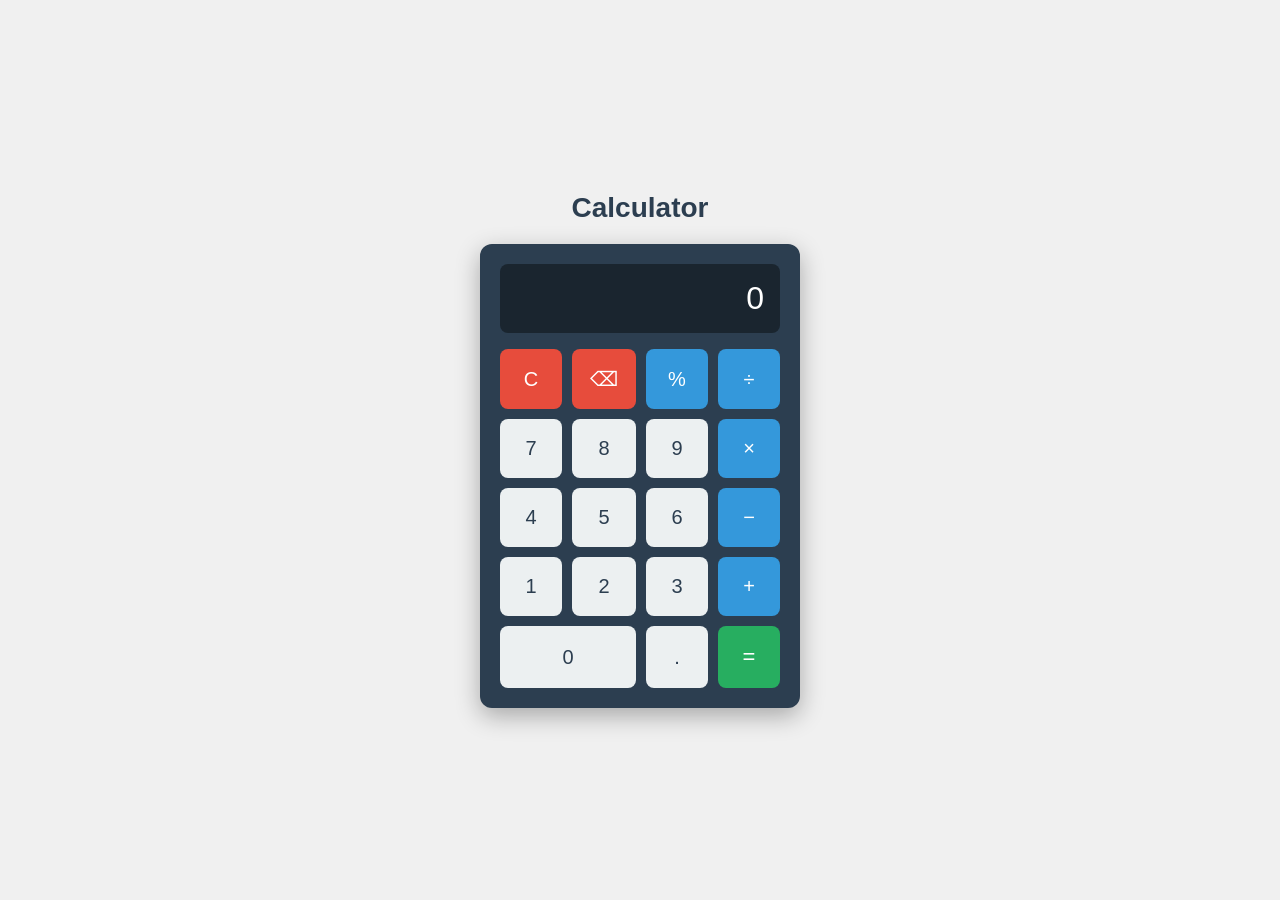
<file: calculator/index.html>
<!DOCTYPE html>
<html lang="en">
<head>
  <meta charset="UTF-8" />
  <meta name="viewport" content="width=device-width, initial-scale=1.0"/>
  <title>Calculator</title>
  <link rel="stylesheet" href="style.css" />
</head>
<body>
 
  <h1>Calculator</h1>
 
  <div class="calculator">

    <div id="display">0</div>

    <div class="buttons">

      <button class="btn-clear" onclick="clearDisplay()">C</button>
      <button class="btn-clear" onclick="deleteLast()">&#9003;</button>
      <button class="btn-operator" onclick="appendValue('%')">%</button>
      <button class="btn-operator" onclick="appendValue('/')">&#247;</button>

      <button class="btn-number" onclick="appendValue('7')">7</button>
      <button class="btn-number" onclick="appendValue('8')">8</button>
      <button class="btn-number" onclick="appendValue('9')">9</button>
      <button class="btn-operator" onclick="appendValue('*')">&#215;</button>
 
      <button class="btn-number" onclick="appendValue('4')">4</button>
      <button class="btn-number" onclick="appendValue('5')">5</button>
      <button class="btn-number" onclick="appendValue('6')">6</button>
      <button class="btn-operator" onclick="appendValue('-')">&#8722;</button>

      <button class="btn-number" onclick="appendValue('1')">1</button>
      <button class="btn-number" onclick="appendValue('2')">2</button>
      <button class="btn-number" onclick="appendValue('3')">3</button>
      <button class="btn-operator" onclick="appendValue('+')">+</button>
      <button class="btn-number btn-zero" onclick="appendValue('0')">0</button>
      <button class="btn-number" onclick="appendValue('.')">.</button>
      <button class="btn-equal" onclick="calculate()">=</button>
 
    </div>
  </div>
 
  <script src="script.js"></script>
 
</body>
</html>
</file>
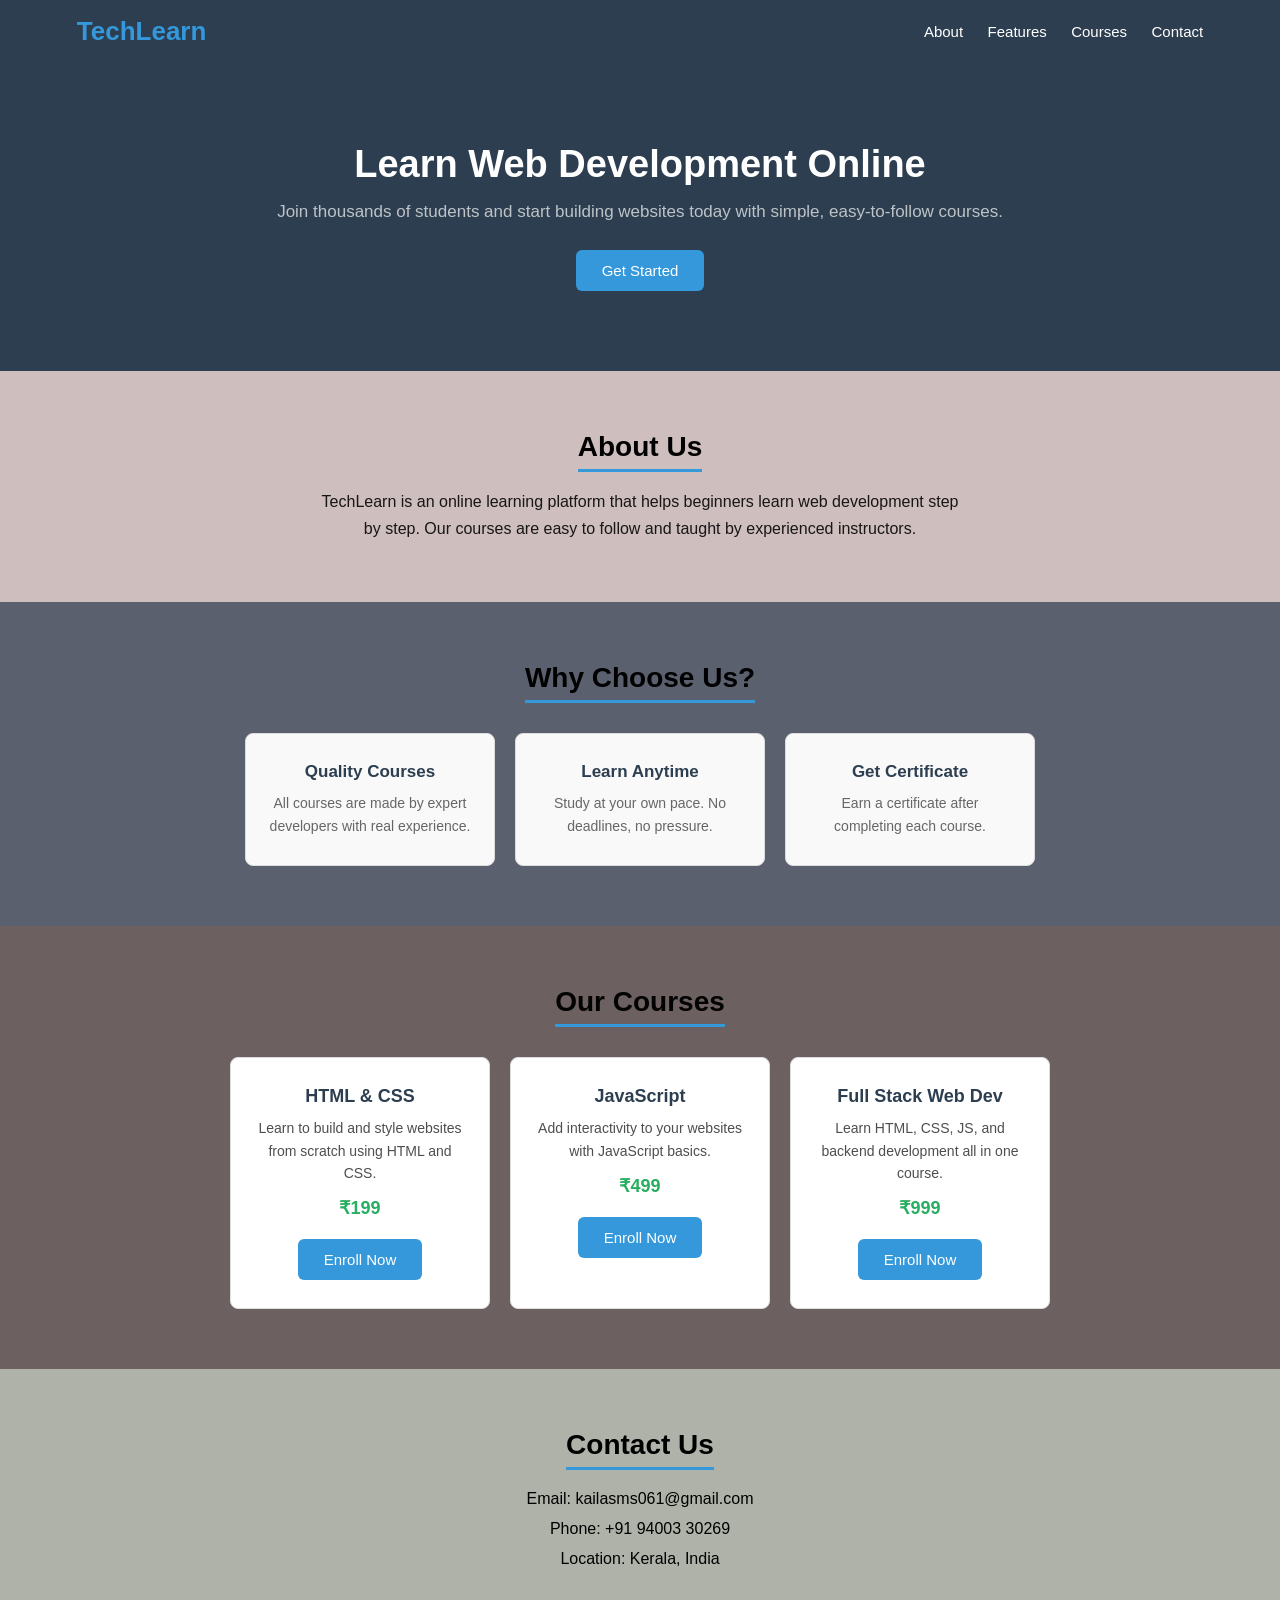
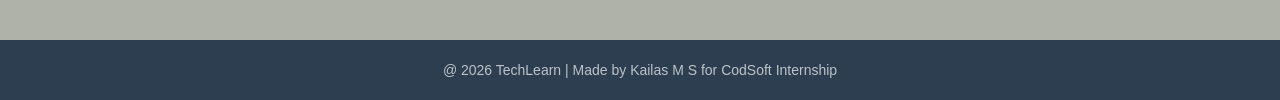
<file: LandingPage/index.html>
<!DOCTYPE html>
<html lang="en">
<head>
  <meta charset="UTF-8" />
  <meta name="viewport" content="width=device-width, initial-scale=1.0"/>
  <title>TechLearn - Online Learning</title>
  <link rel="stylesheet" href="style.css" />
</head>
<body>

  <header>
    <h1 class="logo">TechLearn</h1>
    <nav>
      <a href="#about">About</a>
      <a href="#features">Features</a>
      <a href="#courses">Courses</a>
      <a href="#contact">Contact</a>
    </nav>
  </header>

  <section class="hero">
    <h2>Learn Web Development Online</h2>
    <p>Join thousands of students and start building websites today with simple, easy-to-follow courses.</p>
    <a href="#courses" class="btn">Get Started</a>
  </section>

  <section id="about" class="about">
    <h2>About Us</h2>
    <p>TechLearn is an online learning platform that helps beginners learn web development step by step. Our courses are easy to follow and taught by experienced instructors.</p>
  </section>

  <section id="features" class="features">
    <h2>Why Choose Us?</h2>
    <div class="features-row">

      <div class="feature-box">
        <h3>Quality Courses</h3>
        <p>All courses are made by expert developers with real experience.</p>
      </div>

      <div class="feature-box">
        <h3>Learn Anytime</h3>
        <p>Study at your own pace. No deadlines, no pressure.</p>
      </div>

      <div class="feature-box">
        <h3>Get Certificate</h3>
        <p>Earn a certificate after completing each course.</p>
      </div>

    </div>
  </section>

  <section id="courses" class="courses">
    <h2>Our Courses</h2>
    <div class="courses-row">

      <div class="course-box">
        <h3>HTML &amp; CSS</h3>
        <p>Learn to build and style websites from scratch using HTML and CSS.</p>
        <p class="price">₹199</p>
        <a href="#" class="btn">Enroll Now</a>
      </div>

      <div class="course-box">
        <h3>JavaScript</h3>
        <p>Add interactivity to your websites with JavaScript basics.</p>
        <p class="price">₹499</p>
        <a href="#" class="btn">Enroll Now</a>
      </div>

      <div class="course-box">
        <h3>Full Stack Web Dev</h3>
        <p>Learn HTML, CSS, JS, and backend development all in one course.</p>
        <p class="price">₹999</p>
        <a href="#" class="btn">Enroll Now</a>
      </div>

    </div>
  </section>

  <section id="contact" class="contact">
    <h2>Contact Us</h2>
    <p>Email: kailasms061@gmail.com</p>
    <p>Phone: +91 94003 30269</p>
    <p>Location: Kerala, India</p>
  </section>

  <footer>
    <p>@ 2026 TechLearn | Made by Kailas M S for CodSoft Internship</p>
  </footer>

</body>
</html>
</file>
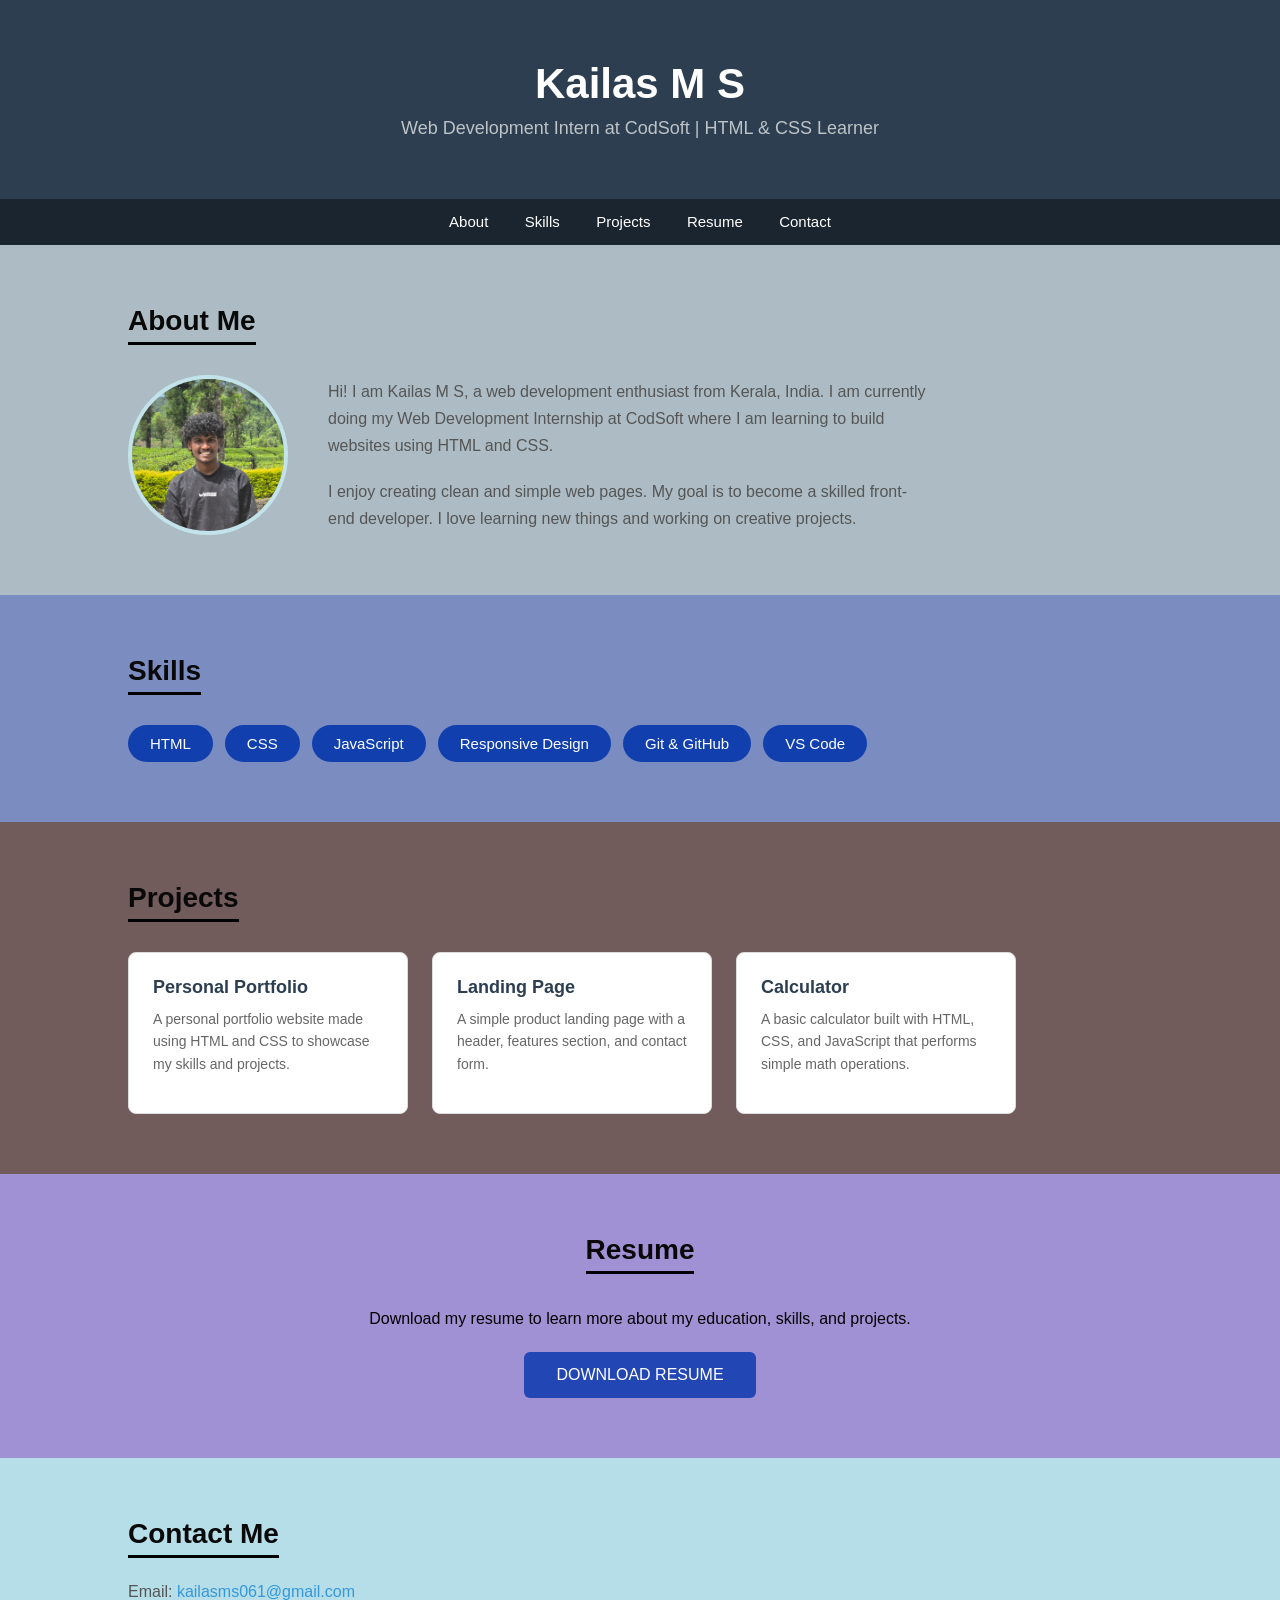
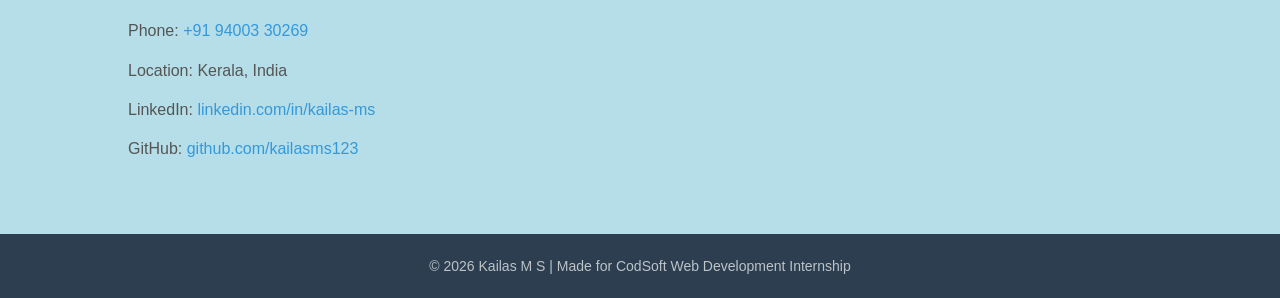
<file: portfolio/index.html>
<!DOCTYPE html>
<html lang="en">
<head>
  <meta charset="UTF-8" />
  <meta name="viewport" content="width=device-width, initial-scale=1.0"/>
  <title>Kailas M S - Portfolio</title>
  <link rel="stylesheet" href="style.css" />
</head>
<body>
 
  <!-- HEADER -->
  <header>
    <h1>Kailas M S</h1>
    <p>Web Development Intern at CodSoft | HTML &amp; CSS Learner</p>
  </header>
 
  <!-- NAVBAR -->
  <nav>
    <a href="#about">About</a>
    <a href="#skills">Skills</a>
    <a href="#projects">Projects</a>
    <a href="#resume">Resume</a>
    <a href="#contact">Contact</a>
  </nav>
 
  <!-- ABOUT -->
  <section id="about">
    <h2>About Me</h2>
    <div class="about-content">
      <div class="about-photo">
        <img src="kailasms.heic" alt="Kailas M S" />
      </div>
      <div class="about-text">
        <p>
          Hi! I am Kailas M S, a web development enthusiast from Kerala, India.
          I am currently doing my Web Development Internship at CodSoft where I am
          learning to build websites using HTML and CSS.
        </p>
        <br>
        <p>
          I enjoy creating clean and simple web pages. My goal is to become a skilled
          front-end developer. I love learning new things and working on creative projects.
        </p>
      </div>
    </div>
  </section>
 
  <!-- SKILLS -->
  <section id="skills">
    <h2>Skills</h2>
    <div class="skills-list">
      <span class="skill-badge">HTML</span>
      <span class="skill-badge">CSS</span>
      <span class="skill-badge">JavaScript </span>
      <span class="skill-badge">Responsive Design</span>
      <span class="skill-badge">Git &amp; GitHub</span>
      <span class="skill-badge">VS Code</span>
    </div>
  </section>
 
  <!-- PROJECTS -->
  <section id="projects">
    <h2>Projects</h2>
    <div class="projects-grid">
 
      <div class="project-card">
        <h3>Personal Portfolio</h3>
        <p>A personal portfolio website made using HTML and CSS to showcase my skills and projects.</p>
      </div>
 
      <div class="project-card">
        <h3>Landing Page</h3>
        <p>A simple product landing page with a header, features section, and contact form.</p>
      </div>
 
      <div class="project-card">
        <h3>Calculator</h3>
        <p>A basic calculator built with HTML, CSS, and JavaScript that performs simple math operations.</p>
    </div>
  </section>
 
  <!-- RESUME -->
  <section id="resume">
    <h2>Resume</h2>
    <p>Download my resume to learn more about my education, skills, and projects.</p>
    <a href="resume.pdf" download="Kailas_MS_Resume.pdf" class="download-btn"> DOWNLOAD RESUME</a>
  </section>
 
  <!-- CONTACT -->
  <section id="contact">
    <h2>Contact Me</h2>
    <div class="contact-info">
      <p> Email: <a href="mailto:kailasms061@gmail.com">kailasms061@gmail.com</a></p>
      <p> Phone: <a href="tel:+919400330269">+91 94003 30269</a></p>
      <p> Location: Kerala, India</p>
      <p> LinkedIn: <a href="https://www.linkedin.com/in/kailas-ms-055a642a6/" target="_blank">linkedin.com/in/kailas-ms</a></p>
      <p> GitHub: <a href="https://github.com/kailasms123" target="_blank">github.com/kailasms123</a></p>
    </div>
  </section>
 
  <!-- FOOTER -->
  <footer>
    <p>© 2026 Kailas M S | Made for CodSoft Web Development Internship</p>
  </footer>
 
</body>
</html>
</file>
<file: calculator/style.css>
* {
  margin: 0;
  padding: 0;
  box-sizing: border-box;
}

body {
  background-color: #f0f0f0;
  display: flex;
  flex-direction: column;
  align-items: center;
  justify-content: center;
  min-height: 100vh;
  font-family: Arial, sans-serif;
}
 
h1 {
  font-size: 28px;
  color: #2c3e50;
  margin-bottom: 20px;
}

.calculator {
  background-color: #2c3e50;
  padding: 20px;
  border-radius: 12px;
  width: 320px;
  box-shadow: 0 8px 24px rgba(0, 0, 0, 0.3);
}
 
#display {
  width: 100%;
  background-color: #1a252f;
  color: white;
  font-size: 32px;
  text-align: right;
  padding: 16px;
  border-radius: 8px;
  margin-bottom: 16px;
  min-height: 60px;
  word-break: break-all;
}

.buttons {
  display: grid;
  grid-template-columns: repeat(4, 1fr);
  gap: 10px;
}

button {
  padding: 18px;
  font-size: 20px;
  border: none;
  border-radius: 8px;
  cursor: pointer;
  font-family: Arial, sans-serif;
}
 
button:hover {
  opacity: 0.80;
}
 
button:active {
  transform: scale(0.95);
}
.btn-number {
  background-color: #ecf0f1;
  color: #2c3e50;
}

.btn-operator {
  background-color: #3498db;
  color: white;
}

.btn-clear {
  background-color: #e74c3c;
  color: white;
}

.btn-equal {
  background-color: #27ae60;
  color: white;
  font-size: 22px;
}

.btn-zero {
  grid-column: span 2;
}
</file>
<file: LandingPage/style.css>
* {
  margin: 0;
  padding: 0;
  box-sizing: border-box;
}
 
body {
  font-family: Arial, sans-serif;
  color: #333;
}
 
.btn {
  background-color: #3498db;
  color: white;
  padding: 12px 26px;
  border-radius: 6px;
  text-decoration: none;
  font-size: 15px;
  display: inline-block;
}
 
.btn:hover {
  background-color: #2980b9;
}

header {
  background-color: #2c3e50;
  display: flex;
  justify-content: space-between;
  align-items: center;
  padding: 16px 6%;
}
 
.logo {
  color: #3498db;
  font-size: 26px;
}
 
header nav a {
  color: white;
  text-decoration: none;
  margin-left: 20px;
  font-size: 15px;
}
 
header nav a:hover {
  color: #3498db;
}
 
.hero {
  background-color: #2c3e50;
  color: white;
  text-align: center;
  padding: 80px 6%;
}
 
.hero h2 {
  font-size: 38px;
  margin-bottom: 16px;
}
 
.hero p {
  font-size: 17px;
  color: #bdc3c7;
  margin-bottom: 28px;
}
 
.about {
  background-color: #cebebe;
  padding: 60px 6%;
  text-align: center;
}
 
.about h2 {
  font-size: 28px;
  color: #000000;
  margin-bottom: 16px;
  border-bottom: 3px solid #3498db;
  display: inline-block;
  padding-bottom: 6px;
}
 
.about p {
  font-size: 16px;
  color: #181616;
  max-width: 650px;
  margin: 0 auto;
  line-height: 1.7;
}
 
.features {
  background-color: rgb(91, 96, 110);
  padding: 60px 6%;
  text-align: center;
}
 
.features h2 {
  font-size: 28px;
  color: #000000;
  margin-bottom: 30px;
  border-bottom: 3px solid #3498db;
  display: inline-block;
  padding-bottom: 6px;
}
 
.features-row {
  display: flex;
  gap: 20px;
  justify-content: center;
  flex-wrap: wrap;
}
 
.feature-box {
  background-color: #f9f9f9;
  border: 1px solid #ddd;
  border-radius: 8px;
  padding: 28px 22px;
  width: 250px;
  text-align: center;
}
 
.feature-box h3 {
  font-size: 17px;
  color: #2c3e50;
  margin-bottom: 10px;
}
 
.feature-box p {
  font-size: 14px;
  color: #666;
  line-height: 1.6;
}

.courses {
  background-color: #6c6060;
  padding: 60px 6%;
  text-align: center;
}
 
.courses h2 {
  font-size: 28px;
  color: #020202;
  margin-bottom: 30px;
  border-bottom: 3px solid #3498db;
  display: inline-block;
  padding-bottom: 6px;
}
 
.courses-row {
  display: flex;
  gap: 20px;
  justify-content: center;
  flex-wrap: wrap;
}
 
.course-box {
  background-color: white;
  border: 1px solid #ddd;
  border-radius: 8px;
  padding: 28px 22px;
  width: 260px;
  text-align: center;
}
 
.course-box h3 {
  font-size: 18px;
  color: #2c3e50;
  margin-bottom: 10px;
}
 
.course-box p {
  font-size: 14px;
  color: #4e4e4e;
  line-height: 1.6;
  margin-bottom: 10px;
}
 
.price {
  font-size: 18px !important;
  color: #27ae60 !important;
  font-weight: bold;
  margin-bottom: 16px !important;
}
 
.contact {
  background-color: rgb(175, 178, 168);
  padding: 60px 6%;
  text-align: center;
}
 
.contact h2 {
  font-size: 28px;
  color: #000000;
  margin-bottom: 20px;
  border-bottom: 3px solid #3498db;
  display: inline-block;
  padding-bottom: 6px;
}
 
.contact p {
  font-size: 16px;
  color: #000000;
  margin-bottom: 12px;
}
 
footer {
  background-color: #2c3e50;
  color: #bdc3c7;
  text-align: center;
  padding: 22px;
  font-size: 14px;
}
</file>
<file: portfolio/style.css>
* {
  margin: 0;
  padding: 0;
  box-sizing: border-box;
}
 
body {
  font-family: Arial, sans-serif;
  color: #333;
}

header {
  background-color: #2c3e50;
  color: white;
  text-align: center;
  padding: 60px 20px;
}
 
header h1 {
  font-size: 42px;
  margin-bottom: 10px;
}
 
header p {
  font-size: 18px;
  color: #bdc3c7;
}
 
nav {
  background-color: #1a252f;
  text-align: center;
  padding: 14px;
}
 
nav a {
  color: white;
  text-decoration: none;
  margin: 0 16px;
  font-size: 15px;
}
 
section {
  padding: 60px 10%;
}
 
section h2 {
  font-size: 28px;
  margin-bottom: 20px;
  color: #090909;
  border-bottom: 3px solid #000000;
  display: inline-block;
  padding-bottom: 5px;
}

#about {
  background-color: #adbcc4;
}
 
.about-content {
  display: flex;
  align-items: center;
  gap: 40px;
  flex-wrap: wrap;
  margin-top: 10px;
}
 
.about-photo {
  width: 160px;
  height: 160px;
  border-radius: 50%;
  border: 4px solid #c3e3ea;
  flex-shrink: 0;
  overflow: hidden;
}
 
.about-photo img {
  width: 100%;
  height: 100%;
  object-fit: cover;
}
 
.about-text p {
  font-size: 16px;
  line-height: 1.7;
  color: #555;
  max-width: 600px;
}
 
#skills {
  background-color: #7b8dc0;
}
 
.skills-list {
  display: flex;
  flex-wrap: wrap;
  gap: 12px;
  margin-top: 10px;
}
 
.skill-badge {
  background-color: #1140ae;
  color: white;
  padding: 10px 22px;
  border-radius: 25px;
  font-size: 15px;
}

#projects {
  background-color: #725b5b;
}
 
.projects-grid {
  display: flex;
  gap: 24px;
  flex-wrap: wrap;
  margin-top: 10px;
}
 
.project-card {
  background-color: white;
  border: 1px solid #ddd;
  border-radius: 8px;
  padding: 24px;
  width: 280px;
}
 
.project-card h3 {
  font-size: 18px;
  color: #2c3e50;
  margin-bottom: 10px;
}
 
.project-card p {
  font-size: 14px;
  color: #666;
  line-height: 1.6;
  margin-bottom: 14px;
}
 
.project-card a {
  color: #3498db;
  font-size: 14px;
  text-decoration: none;
}
 
.project-card a:hover {
  text-decoration: underline;
}
 
#resume {
  background-color: #a090d4;
  text-align: center;
}
 
#resume p {
  font-size: 16px;
  color: #000000;
  margin: 16px 0 24px;
}
 
.download-btn {
  background-color: #2246b3;
  color: white;
  padding: 14px 32px;
  border-radius: 6px;
  text-decoration: none;
  font-size: 16px;
  display: inline-block;
}
 
.download-btn:hover {
  background-color: #3498db;
}
 
#contact {
  background-color: #b5dee8;
}
 
.contact-info p {
  font-size: 16px;
  color: #555;
  margin-bottom: 12px;
  line-height: 1.7;
}
 
.contact-info a {
  color: #3498db;
  text-decoration: none;
}
 
.contact-info a:hover {
  text-decoration: underline;
}
 
footer {
  background-color: #2c3e50;
  color: #bdc3c7;
  text-align: center;
  padding: 24px;
  font-size: 14px;
}
</file>
